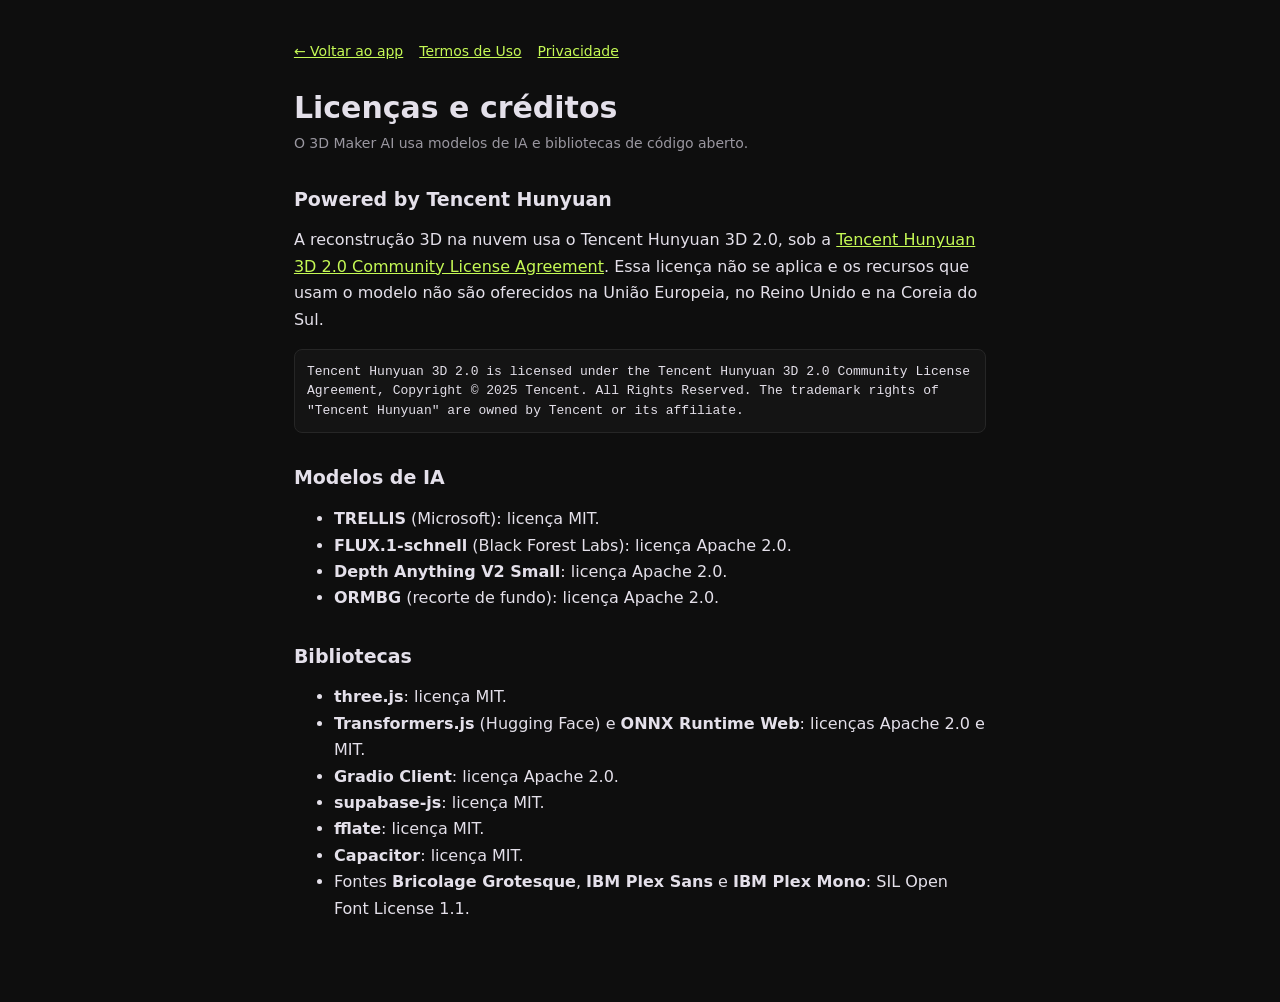
<file: licencas.html>
<!doctype html>
<html lang="pt-BR">
<head>
<meta charset="utf-8">
<meta name="viewport" content="width=device-width, initial-scale=1, viewport-fit=cover">
<title>Licenças · 3D Maker AI</title>
<link rel="stylesheet" href="legal.css">
</head>
<body>
<main>
<nav><a href="./">← Voltar ao app</a><a href="termos.html">Termos de Uso</a><a href="privacidade.html">Privacidade</a></nav>
<h1>Licenças e créditos</h1>
<p class="meta">O 3D Maker AI usa modelos de IA e bibliotecas de código aberto.</p>

<h2>Powered by Tencent Hunyuan</h2>
<p>A reconstrução 3D na nuvem usa o Tencent Hunyuan 3D 2.0, sob a <a href="https://huggingface.co/tencent/Hunyuan3D-2/blob/main/LICENSE" target="_blank" rel="noopener">Tencent Hunyuan 3D 2.0 Community License Agreement</a>. Essa licença não se aplica e os recursos que usam o modelo não são oferecidos na União Europeia, no Reino Unido e na Coreia do Sul.</p>
<pre>Tencent Hunyuan 3D 2.0 is licensed under the Tencent Hunyuan 3D 2.0 Community License Agreement, Copyright © 2025 Tencent. All Rights Reserved. The trademark rights of "Tencent Hunyuan" are owned by Tencent or its affiliate.</pre>

<h2>Modelos de IA</h2>
<ul>
<li><b>TRELLIS</b> (Microsoft): licença MIT.</li>
<li><b>FLUX.1-schnell</b> (Black Forest Labs): licença Apache 2.0.</li>
<li><b>Depth Anything V2 Small</b>: licença Apache 2.0.</li>
<li><b>ORMBG</b> (recorte de fundo): licença Apache 2.0.</li>
</ul>

<h2>Bibliotecas</h2>
<ul>
<li><b>three.js</b>: licença MIT.</li>
<li><b>Transformers.js</b> (Hugging Face) e <b>ONNX Runtime Web</b>: licenças Apache 2.0 e MIT.</li>
<li><b>Gradio Client</b>: licença Apache 2.0.</li>
<li><b>supabase-js</b>: licença MIT.</li>
<li><b>fflate</b>: licença MIT.</li>
<li><b>Capacitor</b>: licença MIT.</li>
<li>Fontes <b>Bricolage Grotesque</b>, <b>IBM Plex Sans</b> e <b>IBM Plex Mono</b>: SIL Open Font License 1.1.</li>
</ul>
</main>
</body>
</html>
</file>
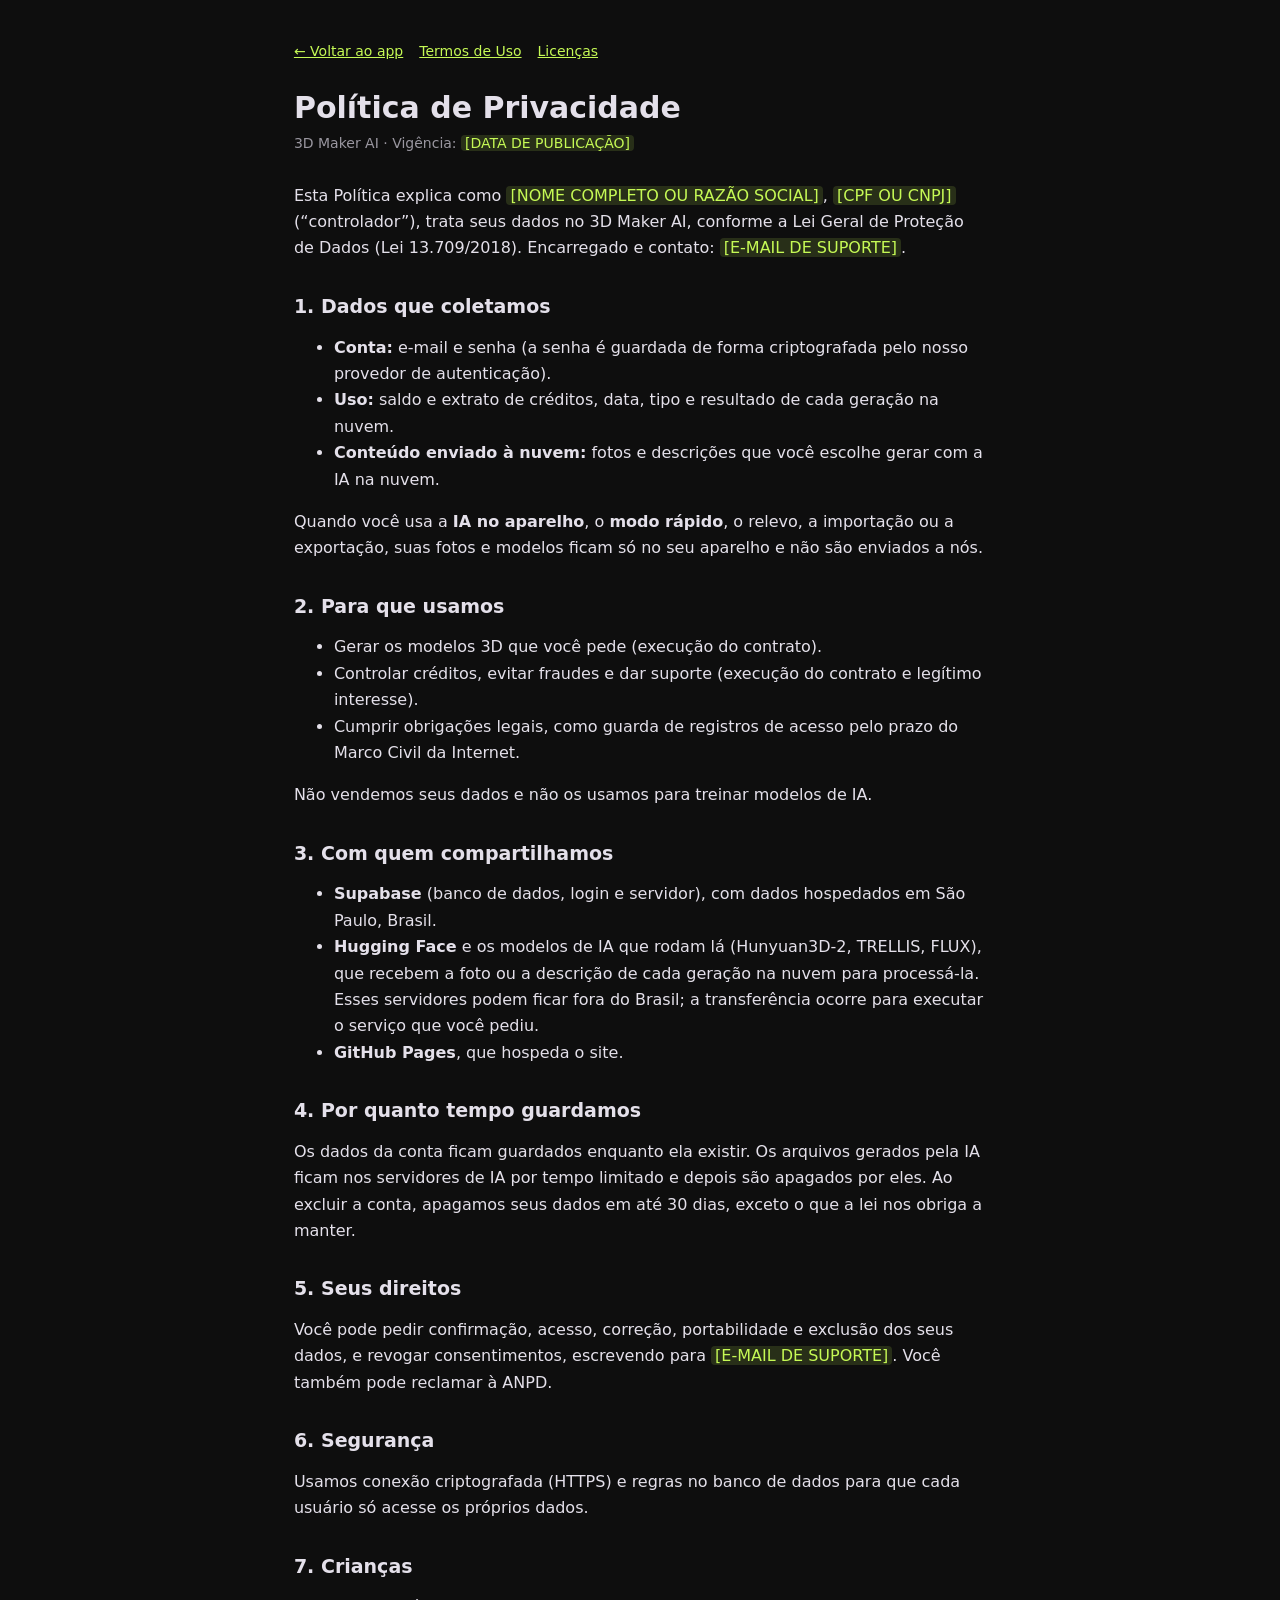
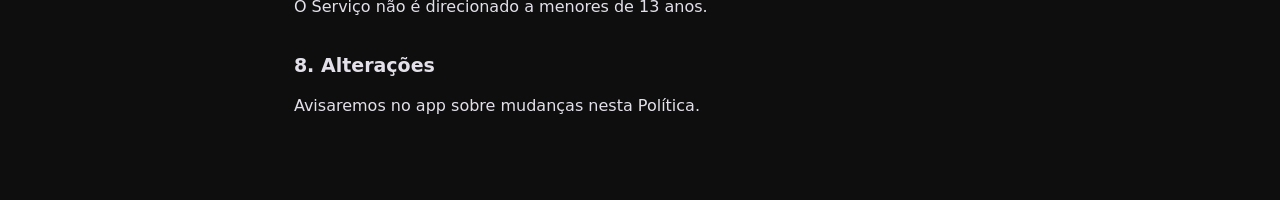
<file: privacidade.html>
<!doctype html>
<html lang="pt-BR">
<head>
<meta charset="utf-8">
<meta name="viewport" content="width=device-width, initial-scale=1, viewport-fit=cover">
<title>Política de Privacidade · 3D Maker AI</title>
<link rel="stylesheet" href="legal.css">
</head>
<body>
<main>
<nav><a href="./">← Voltar ao app</a><a href="termos.html">Termos de Uso</a><a href="licencas.html">Licenças</a></nav>
<h1>Política de Privacidade</h1>
<p class="meta">3D Maker AI · Vigência: <span class="fill">[DATA DE PUBLICAÇÃO]</span></p>

<p>Esta Política explica como <span class="fill">[NOME COMPLETO OU RAZÃO SOCIAL]</span>, <span class="fill">[CPF OU CNPJ]</span> (“controlador”), trata seus dados no 3D Maker AI, conforme a Lei Geral de Proteção de Dados (Lei 13.709/2018). Encarregado e contato: <span class="fill">[E-MAIL DE SUPORTE]</span>.</p>

<h2>1. Dados que coletamos</h2>
<ul>
<li><b>Conta:</b> e-mail e senha (a senha é guardada de forma criptografada pelo nosso provedor de autenticação).</li>
<li><b>Uso:</b> saldo e extrato de créditos, data, tipo e resultado de cada geração na nuvem.</li>
<li><b>Conteúdo enviado à nuvem:</b> fotos e descrições que você escolhe gerar com a IA na nuvem.</li>
</ul>
<p>Quando você usa a <b>IA no aparelho</b>, o <b>modo rápido</b>, o relevo, a importação ou a exportação, suas fotos e modelos ficam só no seu aparelho e não são enviados a nós.</p>

<h2>2. Para que usamos</h2>
<ul>
<li>Gerar os modelos 3D que você pede (execução do contrato).</li>
<li>Controlar créditos, evitar fraudes e dar suporte (execução do contrato e legítimo interesse).</li>
<li>Cumprir obrigações legais, como guarda de registros de acesso pelo prazo do Marco Civil da Internet.</li>
</ul>
<p>Não vendemos seus dados e não os usamos para treinar modelos de IA.</p>

<h2>3. Com quem compartilhamos</h2>
<ul>
<li><b>Supabase</b> (banco de dados, login e servidor), com dados hospedados em São Paulo, Brasil.</li>
<li><b>Hugging Face</b> e os modelos de IA que rodam lá (Hunyuan3D-2, TRELLIS, FLUX), que recebem a foto ou a descrição de cada geração na nuvem para processá-la. Esses servidores podem ficar fora do Brasil; a transferência ocorre para executar o serviço que você pediu.</li>
<li><b>GitHub Pages</b>, que hospeda o site.</li>
</ul>

<h2>4. Por quanto tempo guardamos</h2>
<p>Os dados da conta ficam guardados enquanto ela existir. Os arquivos gerados pela IA ficam nos servidores de IA por tempo limitado e depois são apagados por eles. Ao excluir a conta, apagamos seus dados em até 30 dias, exceto o que a lei nos obriga a manter.</p>

<h2>5. Seus direitos</h2>
<p>Você pode pedir confirmação, acesso, correção, portabilidade e exclusão dos seus dados, e revogar consentimentos, escrevendo para <span class="fill">[E-MAIL DE SUPORTE]</span>. Você também pode reclamar à ANPD.</p>

<h2>6. Segurança</h2>
<p>Usamos conexão criptografada (HTTPS) e regras no banco de dados para que cada usuário só acesse os próprios dados.</p>

<h2>7. Crianças</h2>
<p>O Serviço não é direcionado a menores de 13 anos.</p>

<h2>8. Alterações</h2>
<p>Avisaremos no app sobre mudanças nesta Política.</p>
</main>
</body>
</html>
</file>
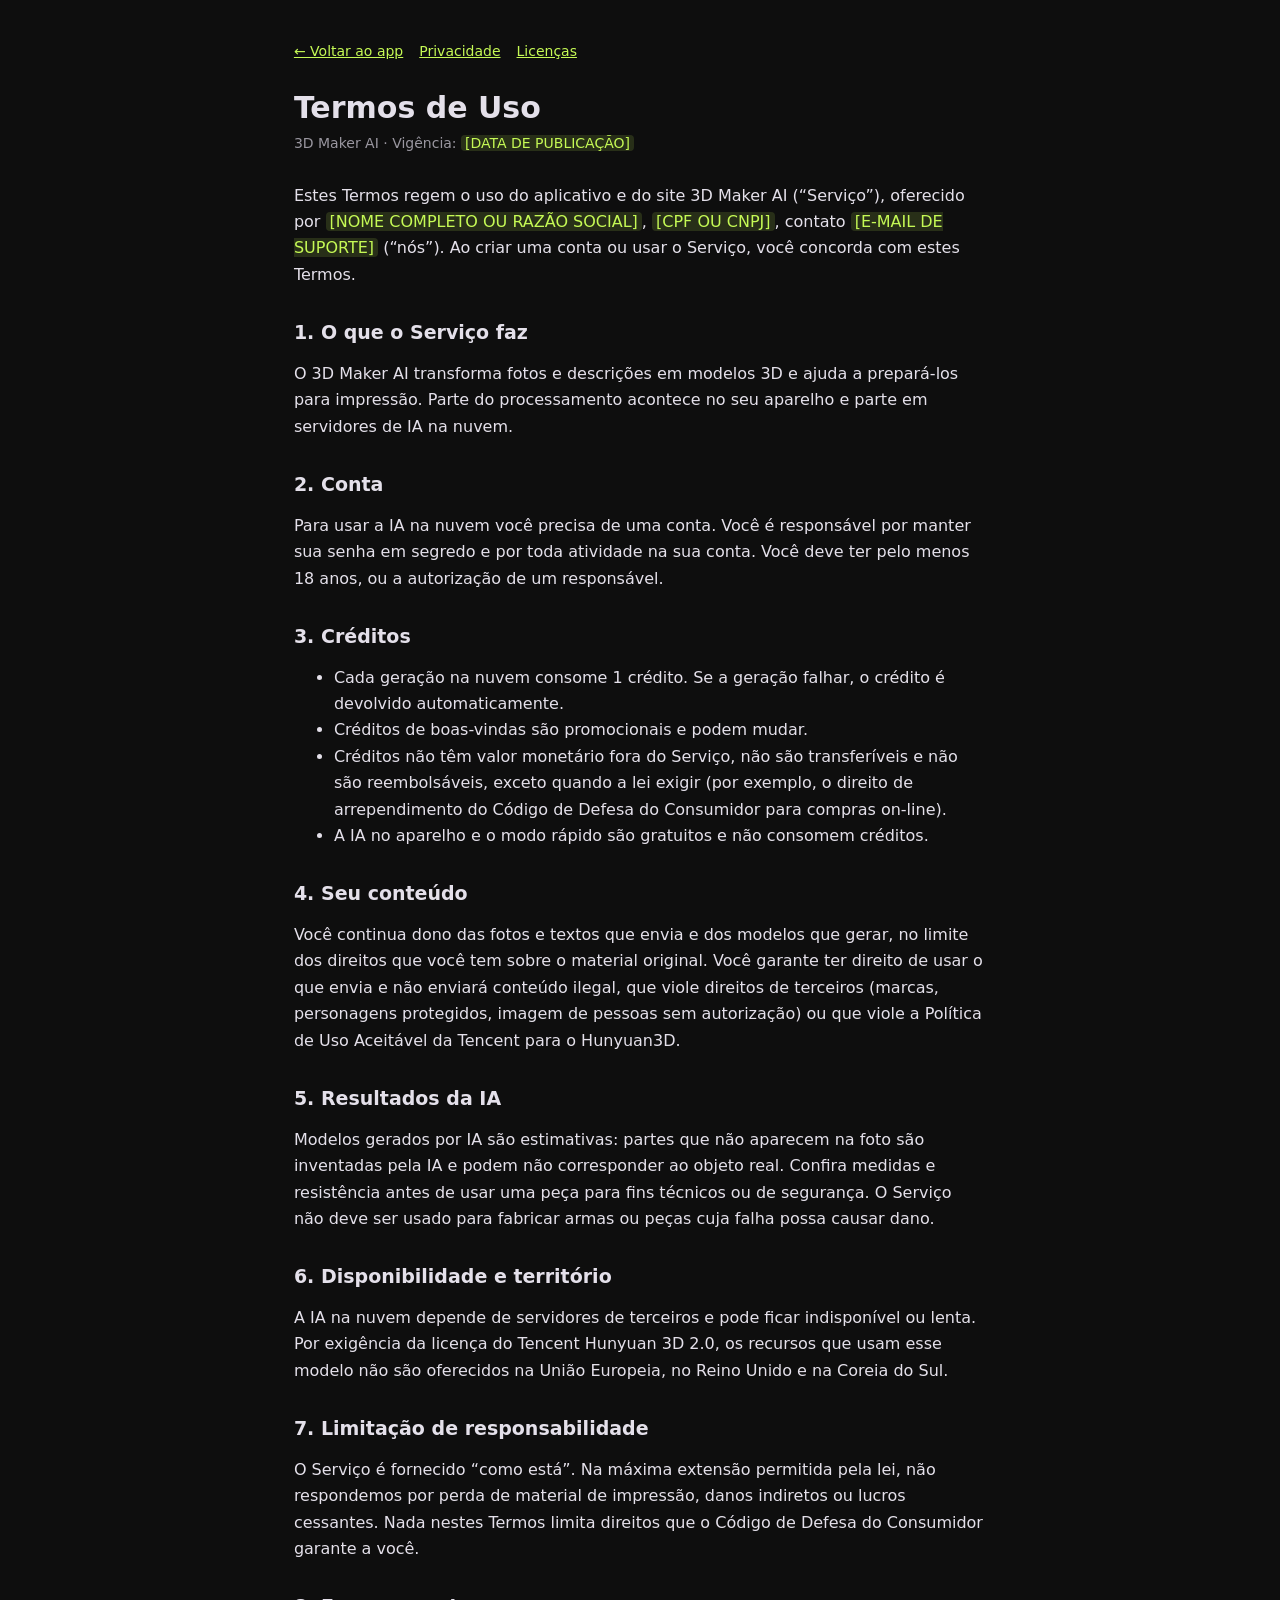
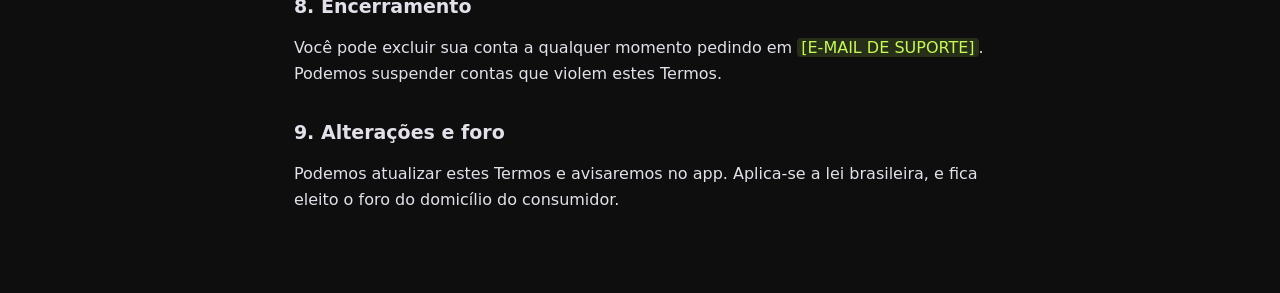
<file: termos.html>
<!doctype html>
<html lang="pt-BR">
<head>
<meta charset="utf-8">
<meta name="viewport" content="width=device-width, initial-scale=1, viewport-fit=cover">
<title>Termos de Uso · 3D Maker AI</title>
<link rel="stylesheet" href="legal.css">
</head>
<body>
<main>
<nav><a href="./">← Voltar ao app</a><a href="privacidade.html">Privacidade</a><a href="licencas.html">Licenças</a></nav>
<h1>Termos de Uso</h1>
<p class="meta">3D Maker AI · Vigência: <span class="fill">[DATA DE PUBLICAÇÃO]</span></p>

<p>Estes Termos regem o uso do aplicativo e do site 3D Maker AI (“Serviço”), oferecido por <span class="fill">[NOME COMPLETO OU RAZÃO SOCIAL]</span>, <span class="fill">[CPF OU CNPJ]</span>, contato <span class="fill">[E-MAIL DE SUPORTE]</span> (“nós”). Ao criar uma conta ou usar o Serviço, você concorda com estes Termos.</p>

<h2>1. O que o Serviço faz</h2>
<p>O 3D Maker AI transforma fotos e descrições em modelos 3D e ajuda a prepará-los para impressão. Parte do processamento acontece no seu aparelho e parte em servidores de IA na nuvem.</p>

<h2>2. Conta</h2>
<p>Para usar a IA na nuvem você precisa de uma conta. Você é responsável por manter sua senha em segredo e por toda atividade na sua conta. Você deve ter pelo menos 18 anos, ou a autorização de um responsável.</p>

<h2>3. Créditos</h2>
<ul>
<li>Cada geração na nuvem consome 1 crédito. Se a geração falhar, o crédito é devolvido automaticamente.</li>
<li>Créditos de boas-vindas são promocionais e podem mudar.</li>
<li>Créditos não têm valor monetário fora do Serviço, não são transferíveis e não são reembolsáveis, exceto quando a lei exigir (por exemplo, o direito de arrependimento do Código de Defesa do Consumidor para compras on-line).</li>
<li>A IA no aparelho e o modo rápido são gratuitos e não consomem créditos.</li>
</ul>

<h2>4. Seu conteúdo</h2>
<p>Você continua dono das fotos e textos que envia e dos modelos que gerar, no limite dos direitos que você tem sobre o material original. Você garante ter direito de usar o que envia e não enviará conteúdo ilegal, que viole direitos de terceiros (marcas, personagens protegidos, imagem de pessoas sem autorização) ou que viole a Política de Uso Aceitável da Tencent para o Hunyuan3D.</p>

<h2>5. Resultados da IA</h2>
<p>Modelos gerados por IA são estimativas: partes que não aparecem na foto são inventadas pela IA e podem não corresponder ao objeto real. Confira medidas e resistência antes de usar uma peça para fins técnicos ou de segurança. O Serviço não deve ser usado para fabricar armas ou peças cuja falha possa causar dano.</p>

<h2>6. Disponibilidade e território</h2>
<p>A IA na nuvem depende de servidores de terceiros e pode ficar indisponível ou lenta. Por exigência da licença do Tencent Hunyuan 3D 2.0, os recursos que usam esse modelo não são oferecidos na União Europeia, no Reino Unido e na Coreia do Sul.</p>

<h2>7. Limitação de responsabilidade</h2>
<p>O Serviço é fornecido “como está”. Na máxima extensão permitida pela lei, não respondemos por perda de material de impressão, danos indiretos ou lucros cessantes. Nada nestes Termos limita direitos que o Código de Defesa do Consumidor garante a você.</p>

<h2>8. Encerramento</h2>
<p>Você pode excluir sua conta a qualquer momento pedindo em <span class="fill">[E-MAIL DE SUPORTE]</span>. Podemos suspender contas que violem estes Termos.</p>

<h2>9. Alterações e foro</h2>
<p>Podemos atualizar estes Termos e avisaremos no app. Aplica-se a lei brasileira, e fica eleito o foro do domicílio do consumidor.</p>
</main>
</body>
</html>
</file>
<file: legal.css>
:root{--bg:#0e0e0e;--fg:#e4e0ea;--muted:#9a97a0;--line:#262626;--accent:#c5f955;color-scheme:dark}
*{box-sizing:border-box}
body{margin:0;background:var(--bg);color:var(--fg);font:16px/1.65 "IBM Plex Sans","Segoe UI",system-ui,sans-serif;padding-block:40px 64px;padding-left:max(16px,env(safe-area-inset-left,0px));padding-right:max(16px,env(safe-area-inset-right,0px))}
main{max-width:68ch;margin:0 auto}
h1{font:700 30px/1.15 "Bricolage Grotesque","Segoe UI",system-ui,sans-serif;margin:0 0 6px;text-wrap:balance}
h2{font:700 19px/1.3 "Bricolage Grotesque","Segoe UI",system-ui,sans-serif;margin:32px 0 8px}
p,li{color:var(--fg)}
.meta{color:var(--muted);font-size:14px;margin:0 0 28px}
a{color:var(--accent)}
.fill{background:rgba(197,249,85,.14);color:var(--accent);padding:0 4px;border-radius:4px}
pre{white-space:pre-wrap;background:#141414;border:1px solid var(--line);border-radius:8px;padding:12px;font:13px/1.5 "IBM Plex Mono",Consolas,monospace;overflow-x:auto}
nav{display:flex;gap:16px;flex-wrap:wrap;margin-bottom:28px;font-size:14px}
</file>
